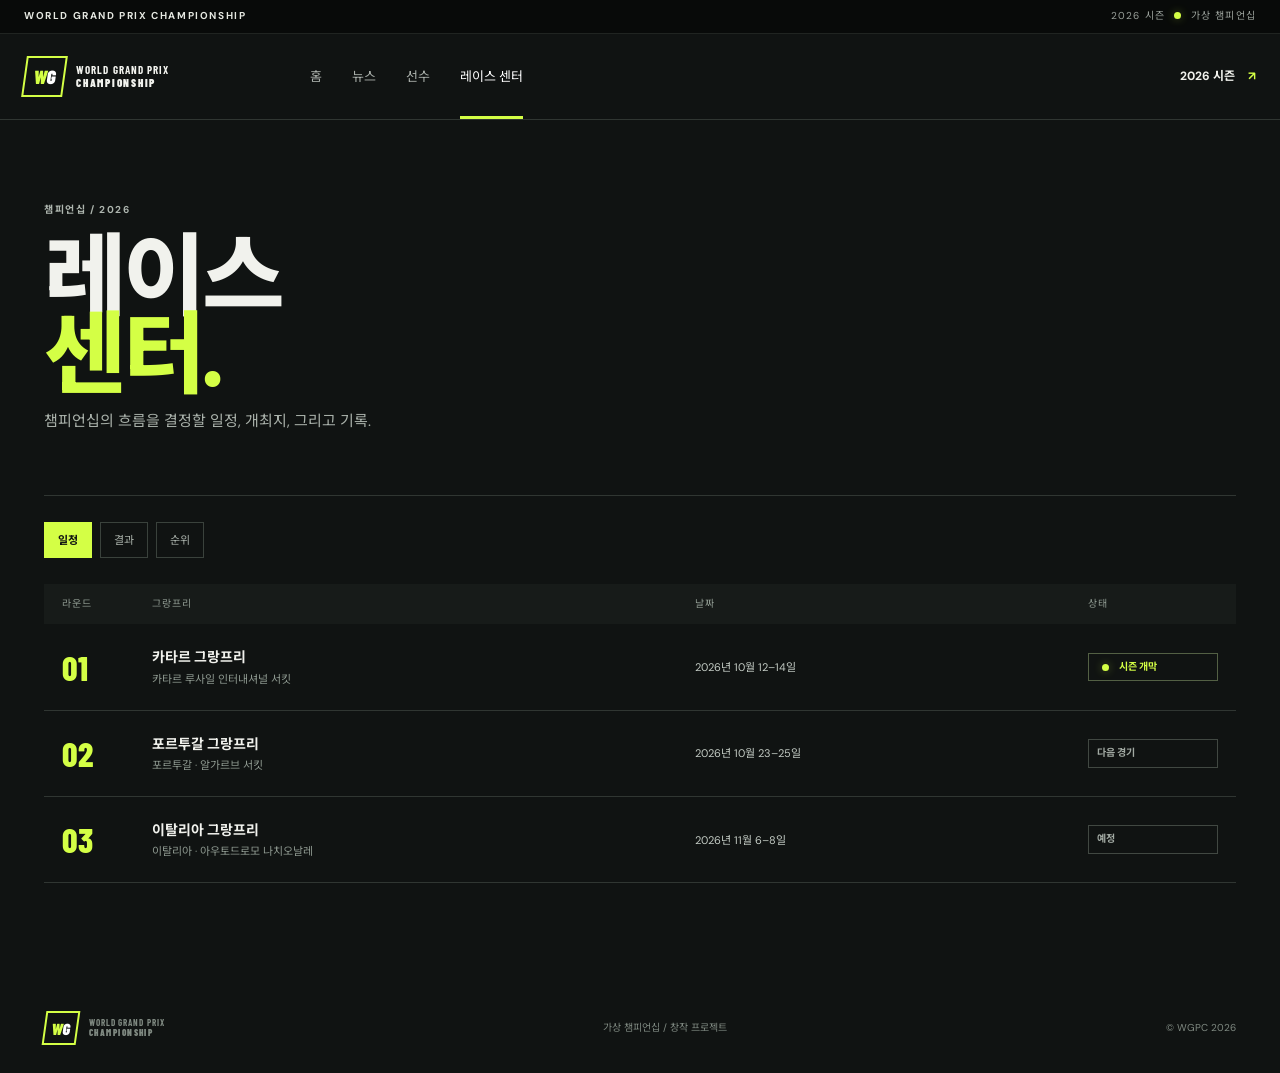
<file: calendar.html>
<!doctype html>
<html lang="ko">

<head>
    <meta charset="utf-8">
    <meta name="viewport" content="width=device-width, initial-scale=1">
    <meta name="theme-color" content="#101312">
    <meta name="description" content="World Grand Prix Championship — 2026 가상 모터스포츠 챔피언십">
    <title>레이스 센터 — WGPC</title>
    <link rel="stylesheet" href="assets/css/style.css">
    <script defer src="assets/js/app.js"></script>
</head>

<body>
    <div class="topline"><span>WORLD GRAND PRIX CHAMPIONSHIP</span><span>2026 시즌 <i class="live-dot"></i> 가상 챔피언십</span>
    </div>
    <header class="site-header"><a class="brand" href="index.html" aria-label="WGPC 홈"><span
                class="brand-mark">W<span>G</span></span><span class="brand-word">WORLD GRAND
                PRIX<br><b>CHAMPIONSHIP</b></span></a><button class="menu-toggle" aria-label="메뉴 열기"
            aria-expanded="false">☰</button>
        <nav class="main-nav"><a href="index.html">홈</a><a href="news.html">뉴스</a><a href="riders.html">선수</a><a
                href="calendar.html" class="active">레이스 센터</a></nav><a class="header-season" href="calendar.html">2026
            시즌 <span>↗</span></a>
    </header>
    <main class="page-main">
        <div class="page-intro">
            <p class="eyebrow">챔피언십 / 2026</p>
            <h1>레이스<br><em>센터.</em></h1>
            <p>챔피언십의 흐름을 결정할 일정, 개최지, 그리고 기록.</p>
        </div>
        <div class="race-tabs" role="group" aria-label="레이스 센터 메뉴"><button class="race-tab active"
                data-panel="schedule">일정</button><button class="race-tab" data-panel="results">결과</button><button
                class="race-tab" data-panel="standings">순위</button></div>
        <section class="race-panel active" id="panel-schedule">
            <div class="schedule-heading"><span>라운드</span><span>그랑프리</span><span>날짜</span><span>상태</span></div>
            <div class="schedule-row"><b class="round-no">01</b>
                <div><strong>카타르 그랑프리</strong><small>카타르 루사일 인터내셔널 서킷</small></div><span>2026년 10월 12–14일</span><span
                    class="status-pill"><i class="live-dot"></i> 시즌 개막</span>
            </div>
            <div class="schedule-row"><b class="round-no">02</b>
                <div><strong>포르투갈 그랑프리</strong><small>포르투갈 · 알가르브 서킷</small></div><span>2026년 10월 23–25일</span><span
                    class="status-pill status-pill--muted">다음 경기</span>
            </div>
            <div class="schedule-row"><b class="round-no">03</b>
                <div><strong>이탈리아 그랑프리</strong><small>이탈리아 · 아우토드로모 나치오날레</small></div><span>2026년 11월 6–8일</span><span
                    class="status-pill status-pill--muted">예정</span>
            </div>
        </section>
        <section class="race-panel" id="panel-results">
            <div class="empty-panel"><span>01 / 결과</span>
                <h2>첫 번째<br><em>체커기.</em></h2>
                <p>라운드가 종료되면 공식 경기 결과가 이곳에 표시됩니다.</p><span class="status-pill status-pill--muted">아직 확정된 결과 없음</span>
            </div>
        </section>
        <section class="race-panel" id="panel-standings">
            <div class="standings-table">
                <div class="table-head"><span>순위</span><span>선수</span><span>소속 팀</span><span>포인트</span></div>
                <div class="table-row"><b>—</b><strong>리카르도 콘티</strong><span>벨로체 모토</span><strong>—</strong></div>
                <div class="table-row"><b>—</b><strong>오스카 바이스</strong><span>아이젠 레이싱</span><strong>—</strong></div>
                <div class="table-row"><b>—</b><strong>가브리엘 보네</strong><span>아퀼라 레이싱</span><strong>—</strong></div>
            </div>
            <p class="prototype-note">시즌 개막 전 페이지 시안입니다. 실제 경기 결과와 순위는 라운드 진행에 따라 갱신됩니다.</p>
        </section>
    </main>
    <footer class="site-footer"><a class="brand brand--footer" href="index.html"><span
                class="brand-mark">W<span>G</span></span><span class="brand-word">WORLD GRAND
                PRIX<br><b>CHAMPIONSHIP</b></span></a><span>가상 챔피언십 / 창작 프로젝트</span><span>© WGPC 2026</span></footer>
</body>

</html>
</file>
<file: assets/css/style.css>
@import url('https://fonts.googleapis.com/css2?family=Barlow+Condensed:wght@400;500;600;700;800;900&family=DM+Sans:wght@400;500;600;700&family=Noto+Sans+KR:wght@400;500;600;700;800&display=swap');

:root {
    --bg: #101312;
    --panel: #171b19;
    --panel2: #1d2220;
    --text: #f1f2ed;
    --muted: #a2aaa3;
    --line: #303632;
    --lime: #d4ff45;
    --lime2: #b9e92d;
    --red: #ff654f;
    --max: 1240px;
    --font: 'DM Sans', 'Noto Sans KR', sans-serif;
    --display: 'Barlow Condensed', 'Noto Sans KR', sans-serif
}

* {
    box-sizing: border-box
}

html {
    scroll-behavior: smooth
}

body {
    margin: 0;
    background: var(--bg);
    color: var(--text);
    font-family: var(--font);
    font-size: 15px;
    line-height: 1.65
}

a {
    color: inherit;
    text-decoration: none
}

button,
input {
    font: inherit
}

button {
    cursor: pointer
}

.topline {
    height: 34px;
    background: #080a09;
    color: #9aa19b;
    display: flex;
    align-items: center;
    justify-content: space-between;
    padding: 0 max(24px, calc((100vw - var(--max))/2));
    font-size: 10px;
    letter-spacing: .12em;
    text-transform: uppercase;
    border-bottom: 1px solid #202421
}

.topline span:first-child {
    color: #e5e8e1;
    font-weight: 700;
    letter-spacing: .16em
}

.live-dot {
    display: inline-block;
    width: 7px;
    height: 7px;
    background: var(--lime);
    border-radius: 50%;
    margin: 0 5px;
    box-shadow: 0 0 10px #d4ff4555
}

.site-header {
    height: 86px;
    display: flex;
    align-items: center;
    gap: 46px;
    padding: 0 max(24px, calc((100vw - var(--max))/2));
    border-bottom: 1px solid var(--line);
    position: relative;
    z-index: 5;
    background: var(--bg)
}

.brand {
    display: flex;
    align-items: center;
    gap: 11px;
    min-width: 240px
}

.brand-mark {
    width: 41px;
    height: 41px;
    border: 2px solid var(--lime);
    display: flex;
    align-items: center;
    justify-content: center;
    font: 900 19px var(--display);
    letter-spacing: -.08em;
    color: var(--lime);
    transform: skew(-8deg)
}

.brand-mark span {
    color: white
}

.brand-word {
    font: 700 11px/1.1 var(--display);
    letter-spacing: .1em
}

.brand-word b {
    font-weight: 900;
    letter-spacing: .16em
}

.main-nav {
    display: flex;
    align-items: center;
    gap: 30px;
    height: 100%;
    flex: 1
}

.main-nav a {
    font-size: 13px;
    color: #aab0ab;
    height: 100%;
    display: flex;
    align-items: center;
    position: relative;
    transition: .2s
}

.main-nav a:hover,
.main-nav a.active {
    color: #fff
}

.main-nav a.active:after {
    content: '';
    height: 3px;
    position: absolute;
    bottom: 0;
    left: 0;
    right: 0;
    background: var(--lime)
}

.header-season {
    font-size: 12px;
    font-weight: 700;
    white-space: nowrap
}

.header-season span {
    color: var(--lime);
    margin-left: 10px
}

.menu-toggle {
    display: none;
    background: none;
    color: white;
    border: 1px solid var(--line);
    padding: 6px 10px
}

.hero {
    max-width: var(--max);
    margin: auto;
    min-height: 620px;
    display: grid;
    grid-template-columns: 1.05fr .95fr;
    position: relative;
    padding: 44px 24px 54px;
    align-items: center
}

.hero-art {
    height: 520px;
    position: relative;
    overflow: hidden;
    background: linear-gradient(145deg, #313a35, #141816 65%);
    border: 1px solid #353e38
}

.art-grid {
    position: absolute;
    inset: 0;
    background-image: linear-gradient(#ffffff0a 1px, transparent 1px), linear-gradient(90deg, #ffffff0a 1px, transparent 1px);
    background-size: 48px 48px;
    mask-image: linear-gradient(to bottom, black, transparent)
}

.art-number {
    position: absolute;
    top: 4%;
    left: 6%;
    font: 900 clamp(150px, 22vw, 300px)/.8 var(--display);
    letter-spacing: -.07em;
    color: #ffffff0c;
    z-index: 2
}

.rider-photo {
    position: absolute;
    inset: 0;
    width: 100%;
    height: 100%;
    object-fit: cover;
    object-position: center 20%;
    display: block
}

.rider-photo--hero {
    object-position: center 15%
}

.art-label {
    position: absolute;
    bottom: 24px;
    left: 24px;
    background: var(--lime);
    color: #111;
    padding: 7px 11px;
    font: 800 11px var(--display);
    letter-spacing: .09em;
    text-transform: uppercase
}

.art-caption {
    position: absolute;
    bottom: 23px;
    right: 22px;
    text-align: right;
    color: #fff9;
    font-size: 10px;
    line-height: 1.35;
    text-transform: uppercase;
    letter-spacing: .12em
}

.hero-copy {
    padding: 24px 0 24px 9%;
    position: relative;
    z-index: 1
}

.eyebrow {
    font-size: 10px;
    text-transform: uppercase;
    letter-spacing: .16em;
    font-weight: 700;
    color: #aeb6af;
    margin: 0 0 14px
}

.eyebrow-line {
    display: inline-block;
    width: 22px;
    height: 2px;
    background: var(--lime);
    vertical-align: middle;
    margin-right: 8px
}

.hero-kicker {
    font: 700 12px var(--display);
    letter-spacing: .13em;
    color: var(--lime);
    margin: 28px 0 14px
}

.hero h1,
.page-intro h1 {
    font: 800 clamp(58px, 7vw, 94px)/.87 var(--display);
    letter-spacing: -.045em;
    margin: 0 0 26px;
    text-transform: uppercase
}

.hero h1 em,
.page-intro h1 em,
.profile-copy h1 em,
.article-head h1 em,
.feature-band h2 em,
.newsletter h2 em,
.empty-panel h2 em {
    font-style: normal;
    color: var(--lime)
}

.hero-summary {
    color: #b9c0ba;
    max-width: 350px;
    font-size: 14px;
    margin-bottom: 26px
}

.button {
    display: inline-flex;
    align-items: center;
    justify-content: space-between;
    gap: 24px;
    padding: 13px 17px;
    font-weight: 700;
    font-size: 12px;
    letter-spacing: .02em;
    transition: .2s;
    border: 1px solid transparent
}

.button span {
    font-size: 17px;
    line-height: 1
}

.button--lime {
    background: var(--lime);
    color: #101312
}

.button--lime:hover {
    background: #e3ff82;
    transform: translateY(-2px)
}

.button--dark {
    background: #101312;
    color: white;
    border-color: #101312
}

.button--dark:hover {
    background: #303732
}

.button--outline {
    background: transparent;
    color: white;
    border-color: #535c55
}

.button--outline:hover {
    border-color: var(--lime);
    color: var(--lime)
}

.hero-index {
    display: flex;
    align-items: center;
    gap: 13px;
    margin-top: 52px;
    color: #a1aaa2;
    font: 700 10px var(--display);
    letter-spacing: .12em
}

.index-rule {
    height: 1px;
    width: 75px;
    background: #59615b
}

.hero-side-note {
    position: absolute;
    right: 0;
    bottom: 110px;
    writing-mode: vertical-rl;
    color: #727b74;
    font-size: 9px;
    letter-spacing: .18em;
    text-transform: uppercase
}

.ticker {
    border-block: 1px solid var(--line);
    display: flex;
    align-items: center;
    gap: 24px;
    padding: 17px max(24px, calc((100vw - var(--max))/2));
    font-size: 11px;
    color: #b3bbb4
}

.ticker-tag {
    color: var(--lime);
    font: 700 11px var(--display);
    letter-spacing: .1em
}

.ticker-arrow {
    margin-left: auto;
    color: var(--lime);
    font-size: 18px
}

.ticker-divider {
    height: 20px;
    width: 1px;
    background: var(--line)
}

.section {
    max-width: var(--max);
    margin: 0 auto;
    padding: 88px 24px
}

.section-head {
    display: flex;
    justify-content: space-between;
    align-items: end;
    margin-bottom: 28px
}

.section-head h2,
.race-section h2,
.profile-lower h2 {
    font: 800 42px/.95 var(--display);
    margin: 0;
    letter-spacing: -.02em
}

.lime-dot {
    color: var(--lime)
}

.text-link {
    font-size: 12px;
    font-weight: 700;
    color: #c7cec8
}

.text-link span {
    color: var(--lime);
    margin-left: 10px
}

.news-grid {
    display: grid;
    grid-template-columns: 1.22fr 1fr 1fr;
    gap: 18px
}

.story {
    min-width: 0;
    display: flex;
    flex-direction: column
}

.story-image {
    height: 230px;
    position: relative;
    overflow: hidden;
    background: linear-gradient(135deg, #39453c, #171b19);
    border: 1px solid #343c36
}

.story--feature .story-image {
    height: 290px
}

.image-index,
.image-stamp {
    position: absolute;
    background: var(--lime);
    color: #101312;
    padding: 7px 9px;
    font: 800 10px/1.15 var(--display);
    letter-spacing: .08em
}

.image-index {
    left: 12px;
    top: 12px
}

.image-stamp {
    right: 12px;
    bottom: 12px;
    text-align: right
}

.story-meta {
    display: flex;
    justify-content: space-between;
    gap: 10px;
    margin: 17px 0 9px;
    font-size: 10px;
    color: #a2aaa3
}

.story-meta span {
    color: var(--lime);
    font-weight: 700;
    text-transform: uppercase;
    letter-spacing: .08em
}

.story-meta time {
    white-space: nowrap
}

.story h3 {
    font-size: 19px;
    line-height: 1.35;
    margin: 0 0 8px;
    font-weight: 700
}

.story p,
.list-copy p {
    color: #aab2ab;
    font-size: 12px;
    margin: 0 0 12px
}

.story-read {
    margin-top: auto;
    padding-top: 10px;
    color: #d7ded7;
    font-size: 11px;
    font-weight: 700
}

.story:hover h3,
.list-story:hover h2 {
    color: var(--lime)
}

.feature-band {
    background: var(--lime);
    color: #101312;
    display: grid;
    grid-template-columns: .7fr 1.3fr;
    padding: 60px max(24px, calc((100vw - var(--max))/2));
    gap: 30px;
    align-items: center
}

.feature-band .eyebrow {
    color: #3f4a2c
}

.feature-band h2 {
    font: 800 clamp(46px, 5vw, 68px)/.9 var(--display);
    margin: 0 0 20px;
    letter-spacing: -.04em
}

.feature-band h2 em {
    color: #697e2b
}

.feature-band-copy>p:not(.eyebrow) {
    max-width: 260px;
    font-size: 13px;
    color: #343c2b;
    margin-bottom: 22px
}

.grid-portraits {
    display: grid;
    grid-template-columns: repeat(3, 1fr);
    gap: 12px
}

.portrait {
    height: 270px;
    position: relative;
    overflow: hidden;
    background: #b4d83a;
    border: 1px solid #8ca92d;
    display: block
}

.portrait--two {
    background: #b6c0bb
}

.portrait--three {
    background: #e6e3d6
}

.portrait .rider-photo {
    z-index: 1;
    transition: transform .25s
}

.portrait-num {
    position: absolute;
    top: 5px;
    left: 10px;
    font: 900 76px/.9 var(--display);
    color: #fff;
    z-index: 2
}

.portrait-name {
    position: absolute;
    bottom: 13px;
    left: 13px;
    z-index: 2;
    font: 700 17px/1.05 var(--display);
    text-transform: uppercase;
    color: #fff;
    text-shadow: 0 2px 8px #000b
}

.portrait-name b {
    font-weight: 900
}

.portrait:hover .rider-photo {
    transform: scale(1.04)
}

.race-section {
    padding-top: 72px
}

.race-card {
    display: grid;
    grid-template-columns: 110px 1fr auto 48px;
    align-items: center;
    border: 1px solid var(--line);
    background: var(--panel);
    padding: 22px;
    gap: 22px
}

.race-round {
    border-right: 1px solid var(--line);
    display: flex;
    flex-direction: column;
    line-height: 1
}

.race-round span {
    font-size: 10px;
    color: #a8b0a9;
    margin-bottom: 6px
}

.race-round b {
    font: 800 48px var(--display);
    color: var(--lime)
}

.race-info h3 {
    font: 700 27px var(--display);
    margin: 3px 0
}

.race-info p {
    font-size: 12px;
    color: #aab2ab;
    margin: 0
}

.race-status {
    display: flex;
    flex-direction: column;
    gap: 8px;
    align-items: flex-start
}

.status-pill {
    display: inline-flex;
    align-items: center;
    gap: 5px;
    border: 1px solid #536044;
    padding: 5px 8px;
    color: var(--lime);
    font-size: 10px;
    font-weight: 700;
    white-space: nowrap
}

.status-pill--muted {
    color: #a2aaa3;
    border-color: #414842
}

.race-countdown {
    font-size: 11px;
    color: #9da69e
}

.race-link {
    font-size: 25px;
    color: var(--lime);
    text-align: center
}

.standings-preview {
    display: grid;
    grid-template-columns: 1fr 1fr;
    gap: 0 34px;
    padding-top: 30px
}

.standings-preview>div:first-child {
    grid-row: span 3;
    align-self: start
}

.standings-preview h3 {
    font: 800 28px var(--display);
    margin: 0
}

.standing-row {
    display: grid;
    grid-template-columns: 34px 1fr 1fr auto;
    gap: 10px;
    padding: 12px 0;
    border-bottom: 1px solid var(--line);
    align-items: center;
    font-size: 11px
}

.standing-row>span:first-child {
    color: var(--lime);
    font: 700 16px var(--display)
}

.standing-row>span:nth-child(3) {
    color: #9da69e
}

.standing-row strong {
    white-space: nowrap
}

.newsletter {
    background: #1b211e;
    border-block: 1px solid #2e3730;
    padding: 46px max(24px, calc((100vw - var(--max))/2));
    display: grid;
    grid-template-columns: 1fr 1fr auto;
    gap: 28px;
    align-items: center
}

.newsletter h2 {
    font: 800 40px/.95 var(--display);
    margin: 0
}

.newsletter>p {
    font-size: 12px;
    color: #aab2ab;
    max-width: 310px
}

.site-footer {
    max-width: var(--max);
    margin: auto;
    padding: 28px 24px;
    display: flex;
    align-items: center;
    justify-content: space-between;
    gap: 20px;
    color: #7f8981;
    font-size: 10px
}

.brand--footer {
    min-width: 0
}

.brand--footer .brand-mark {
    width: 34px;
    height: 34px;
    font-size: 16px
}

.brand--footer .brand-word {
    font-size: 9px
}

.page-main {
    max-width: var(--max);
    margin: auto;
    padding: 70px 24px 100px
}

.page-intro {
    padding: 12px 0 46px;
    border-bottom: 1px solid var(--line)
}

.page-intro h1 {
    font-size: clamp(58px, 8vw, 90px);
    margin-bottom: 20px
}

.page-intro>p:last-child {
    color: #aab2ab;
    max-width: 500px
}

.filter-bar,
.rider-toolbar {
    display: flex;
    align-items: center;
    justify-content: space-between;
    gap: 20px;
    padding: 24px 0;
    border-bottom: 1px solid var(--line)
}

.filter-tabs {
    display: flex;
    gap: 8px;
    flex-wrap: wrap
}

.filter-btn,
.race-tab {
    background: transparent;
    border: 1px solid #3a423c;
    color: #aab2ab;
    padding: 8px 13px;
    font-size: 11px
}

.filter-btn.active,
.filter-btn:hover,
.race-tab.active,
.race-tab:hover {
    background: var(--lime);
    border-color: var(--lime);
    color: #101312;
    font-weight: 700
}

.results-count {
    font-size: 11px;
    color: #9fa8a0;
    white-space: nowrap
}

.news-list {
    display: flex;
    flex-direction: column
}

.list-story {
    display: grid;
    grid-template-columns: 220px 1fr 28px;
    gap: 25px;
    align-items: center;
    padding: 26px 0;
    border-bottom: 1px solid var(--line)
}

.list-art {
    height: 150px;
    position: relative;
    overflow: hidden;
    background: linear-gradient(135deg, #38433a, #171b19)
}

.art-corner {
    position: absolute;
    top: 10px;
    left: 10px;
    background: var(--lime);
    color: #101312;
    padding: 3px 7px;
    font: 800 14px var(--display)
}

.list-copy h2 {
    font-size: 25px;
    line-height: 1.2;
    margin: 0 0 10px
}

.list-copy .story-meta {
    margin: 0 0 8px
}

.list-copy p {
    max-width: 640px
}

.list-arrow {
    font-size: 24px;
    color: var(--lime)
}

.load-row {
    text-align: center;
    padding: 35px 0
}

.load-row p {
    font-size: 11px;
    color: #7f8981
}

.rider-toolbar label {
    font-size: 12px;
    font-weight: 700
}

.rider-toolbar input {
    margin-left: auto;
    max-width: 330px;
    width: 100%;
    background: #171b19;
    border: 1px solid #3a423c;
    padding: 12px 14px;
    color: white;
    outline: none
}

.rider-toolbar input:focus {
    border-color: var(--lime)
}

.rider-grid {
    display: grid;
    grid-template-columns: repeat(3, 1fr);
    gap: 18px;
    padding-top: 28px
}

.rider-card {
    border: 1px solid var(--line);
    background: var(--panel);
    min-width: 0
}

.rider-card-art {
    height: 330px;
    position: relative;
    overflow: hidden
}

.art--conti {
    background: linear-gradient(145deg, #455345, #1a201b)
}

.art--weiss {
    background: linear-gradient(145deg, #39474b, #181d1e)
}

.art--bonnet {
    background: linear-gradient(145deg, #8a8e83, #292e29)
}

.rider-number {
    position: absolute;
    top: 8px;
    left: 16px;
    font: 900 100px/.9 var(--display);
    letter-spacing: -.06em;
    color: #ffffff1b;
    z-index: 2
}

.rider-card-team {
    position: absolute;
    bottom: 12px;
    left: 12px;
    background: var(--lime);
    color: #101312;
    padding: 6px 9px;
    font-size: 10px;
    font-weight: 800
}

.rider-card-info {
    padding: 18px;
    display: flex;
    justify-content: space-between;
    align-items: end
}

.rider-card-info .eyebrow {
    margin-bottom: 6px;
    font-size: 9px
}

.rider-card-info h2 {
    font: 800 34px/.9 var(--display);
    margin: 0;
    text-transform: uppercase
}

.card-arrow {
    color: var(--lime);
    font-size: 23px
}

.rider-card:hover {
    border-color: var(--lime);
    transform: translateY(-3px);
    transition: .2s
}

.empty-state {
    padding: 35px;
    text-align: center;
    color: #9da69e
}

.prototype-note {
    font-size: 11px;
    color: #6f7971;
    margin-top: 26px
}

.rider-profile {
    max-width: var(--max);
    margin: auto;
    padding: 35px 24px 90px
}

.back-link {
    display: inline-block;
    color: #aab2ab;
    font-size: 11px;
    margin: 0 0 22px
}

.back-link:hover {
    color: var(--lime)
}

.profile-hero {
    display: grid;
    grid-template-columns: 1fr 1fr;
    gap: 54px;
    align-items: stretch
}

.profile-art {
    height: 560px;
    position: relative;
    overflow: hidden
}

.profile-number {
    position: absolute;
    top: 15px;
    left: 20px;
    font: 900 170px/.9 var(--display);
    color: #ffffff18;
    z-index: 2
}

.profile-art-label {
    position: absolute;
    bottom: 20px;
    left: 20px;
    background: var(--lime);
    color: #101312;
    padding: 8px 11px;
    font-size: 11px;
    font-weight: 800
}

.profile-copy {
    padding: 32px 0;
    align-self: center
}

.profile-copy h1 {
    font: 800 clamp(60px, 7vw, 88px)/.85 var(--display);
    letter-spacing: -.04em;
    margin: 0 0 20px
}

.profile-team {
    color: var(--lime);
    font-size: 12px;
    font-weight: 700
}

.profile-bio {
    color: #b5bdb6;
    max-width: 470px;
    margin: 22px 0
}

.profile-stats {
    display: grid;
    grid-template-columns: 1fr 1fr;
    border-top: 1px solid var(--line);
    margin: 26px 0
}

.profile-stats div {
    padding: 13px 0;
    border-bottom: 1px solid var(--line);
    display: flex;
    flex-direction: column;
    gap: 3px
}

.profile-stats span {
    font-size: 10px;
    color: #8d988f
}

.profile-stats b {
    font-size: 13px
}

.profile-lower {
    display: grid;
    grid-template-columns: 1fr 1fr;
    gap: 55px;
    border-top: 1px solid var(--line);
    padding-top: 42px;
    margin-top: 60px
}

.profile-lower h2 {
    margin-bottom: 20px
}

.profile-story {
    display: grid;
    grid-template-columns: 72px 1fr 18px;
    gap: 14px;
    align-items: center;
    padding: 12px 0;
    border-top: 1px solid var(--line)
}

.mini-art {
    height: 70px;
    position: relative;
    background: #333;
    display: block
}

.profile-story small {
    display: block;
    color: #9da69e;
    font-size: 9px;
    margin-bottom: 4px
}

.profile-story b {
    font-size: 12px
}

.profile-quote {
    background: var(--panel);
    padding: 28px;
    border: 1px solid var(--line);
    align-self: start
}

.quote-mark {
    font: 900 70px/.6 var(--display);
    color: var(--lime)
}

.profile-quote blockquote {
    font: 600 25px/1.25 var(--display);
    margin: 20px 0
}

.profile-quote>span:last-child {
    font-size: 10px;
    color: #9da69e
}

.article-main {
    max-width: 1050px;
    margin: auto;
    padding: 35px 24px 90px
}

.article-head {
    max-width: 850px;
    margin: 15px auto 35px
}

.article-head .story-meta {
    justify-content: flex-start;
    gap: 20px
}

.article-head h1 {
    font: 800 clamp(45px, 7vw, 78px)/.95 var(--display);
    letter-spacing: -.035em;
    margin: 15px 0 22px
}

.article-deck {
    font-size: 17px;
    line-height: 1.6;
    color: #b9c1ba;
    max-width: 750px
}

.article-byline {
    display: flex;
    align-items: center;
    gap: 12px;
    color: #a5aea6;
    font-size: 10px;
    margin-top: 24px
}

.byline-avatar {
    display: grid;
    place-items: center;
    background: var(--lime);
    color: #101312;
    width: 32px;
    height: 32px;
    font: 900 13px var(--display)
}

.article-hero {
    height: 390px;
    max-width: 850px;
    margin: 0 auto 45px;
    position: relative;
    overflow: hidden
}

.article-image-note {
    position: absolute;
    left: 15px;
    bottom: 15px;
    font-size: 10px;
    color: #fff;
    background: #101312c9;
    padding: 6px 9px
}

.article-body {
    max-width: 700px;
    margin: 0 auto;
    font-size: 16px;
    line-height: 1.95;
    color: #d4d9d3
}

.article-body p {
    margin: 0 0 23px
}

.article-body .article-lead {
    font-size: 21px;
    line-height: 1.7;
    color: white;
    font-weight: 600
}

.article-body h2 {
    font: 800 34px/1.1 var(--display);
    margin: 50px 0 20px;
    color: white
}

.article-body blockquote {
    margin: 36px 0;
    padding: 20px 25px;
    border-left: 3px solid var(--lime);
    background: var(--panel);
    font: 600 24px/1.4 var(--display);
    color: white
}

.article-body cite {
    display: block;
    margin-top: 14px;
    font: 500 11px var(--font);
    color: #9da69e
}

.article-tags {
    border-top: 1px solid var(--line);
    margin-top: 42px;
    padding-top: 20px;
    display: flex;
    align-items: center;
    gap: 9px;
    flex-wrap: wrap
}

.article-tags span {
    font-size: 10px;
    color: #8d988f;
    margin-right: 5px
}

.article-tags a {
    border: 1px solid #3a423c;
    padding: 6px 9px;
    font-size: 10px
}

.article-tags a:hover {
    border-color: var(--lime);
    color: var(--lime)
}

.related-stories {
    max-width: 850px;
    margin: 60px auto 0;
    border-top: 1px solid var(--line);
    padding-top: 28px
}

.related-stories .section-head h2 {
    font: 800 32px var(--display)
}

.related-row {
    display: grid;
    grid-template-columns: 1fr 1fr;
    gap: 16px
}

.related-row>a {
    display: grid;
    grid-template-columns: 30px 1fr 18px;
    gap: 10px;
    padding: 16px;
    border: 1px solid var(--line);
    align-items: center
}

.related-no {
    font: 800 22px var(--display);
    color: var(--lime)
}

.related-row small {
    display: block;
    color: #9da69e;
    font-size: 9px
}

.related-row b {
    font-size: 12px
}

.race-tabs {
    display: flex;
    gap: 8px;
    padding: 26px 0
}

.race-panel {
    display: none
}

.race-panel.active {
    display: block
}

.schedule-heading,
.schedule-row {
    display: grid;
    grid-template-columns: 70px 1.4fr 1fr 130px;
    gap: 20px;
    align-items: center
}

.schedule-heading {
    font-size: 10px;
    color: #8d988f;
    text-transform: uppercase;
    letter-spacing: .1em;
    padding: 12px 18px;
    background: #171b19
}

.schedule-row {
    padding: 22px 18px;
    border-bottom: 1px solid var(--line)
}

.round-no {
    font: 800 34px var(--display);
    color: var(--lime)
}

.schedule-row strong {
    display: block;
    font-size: 14px
}

.schedule-row small {
    display: block;
    font-size: 11px;
    color: #8d988f
}

.schedule-row>span:nth-child(3) {
    font-size: 11px;
    color: #c3cbc4
}

.empty-panel {
    min-height: 330px;
    background: var(--panel);
    border: 1px solid var(--line);
    padding: 45px;
    display: flex;
    flex-direction: column;
    align-items: flex-start;
    justify-content: center
}

.empty-panel>span:first-child {
    font: 700 11px var(--display);
    color: var(--lime);
    letter-spacing: .12em
}

.empty-panel h2 {
    font: 800 54px/.9 var(--display);
    margin: 20px 0
}

.empty-panel p {
    color: #aab2ab;
    max-width: 400px
}

.standings-table {
    border-top: 1px solid var(--line)
}

.table-head,
.table-row {
    display: grid;
    grid-template-columns: 100px 1fr 1fr 100px;
    gap: 20px;
    padding: 15px 18px;
    align-items: center;
    border-bottom: 1px solid var(--line)
}

.table-head {
    background: var(--panel);
    font-size: 10px;
    color: #9da69e
}

.table-row b {
    font: 800 23px var(--display);
    color: var(--lime)
}

.table-row strong {
    font-size: 13px
}

.table-row span {
    font-size: 12px;
    color: #aab2ab
}

.story[hidden],
.list-story[hidden],
.rider-card[hidden] {
    display: none !important
}

@media(max-width:900px) {
    .site-header {
        gap: 20px
    }

    .brand {
        min-width: 200px
    }

    .main-nav {
        gap: 17px
    }

    .hero {
        min-height: 540px
    }

    .hero-art {
        height: 450px
    }

    .hero-copy {
        padding-left: 7%
    }

    .news-grid {
        grid-template-columns: 1fr 1fr
    }

    .story--feature {
        grid-column: span 2
    }

    .story--feature .story-image {
        height: 300px
    }

    .feature-band {
        grid-template-columns: 1fr;
        padding-top: 48px;
        padding-bottom: 48px
    }

    .feature-band-copy {
        display: grid;
        grid-template-columns: 1fr 1fr;
        align-items: end;
        gap: 12px
    }

    .feature-band-copy .eyebrow,
    .feature-band-copy h2 {
        grid-column: 1
    }

    .feature-band-copy>p:not(.eyebrow),
    .feature-band-copy .button {
        grid-column: 2
    }

    .feature-band-copy>p:not(.eyebrow) {
        grid-row: 1
    }

    .feature-band-copy .button {
        grid-row: 2;
        justify-self: start
    }

    .profile-hero {
        gap: 30px
    }

    .profile-art {
        height: 490px
    }

    .rider-card-art {
        height: 280px
    }

    .rider-card-info h2 {
        font-size: 29px
    }

    .newsletter {
        grid-template-columns: 1fr 1fr
    }

    .newsletter .button {
        grid-column: 2;
        justify-self: start
    }

    .race-card {
        grid-template-columns: 80px 1fr auto 30px
    }

    .race-status {
        display: none
    }
}

@media(max-width:650px) {
    .topline {
        padding: 0 16px;
        font-size: 8px
    }

    .topline span:first-child {
        font-size: 8px
    }

    .site-header {
        height: 70px;
        padding: 0 16px;
        gap: 12px;
        justify-content: space-between
    }

    .brand {
        min-width: 0;
        gap: 8px
    }

    .brand-mark {
        width: 34px;
        height: 34px;
        font-size: 16px
    }

    .brand-word {
        font-size: 9px
    }

    .menu-toggle {
        display: block;
        margin-left: auto
    }

    .main-nav {
        display: none;
        position: absolute;
        top: 69px;
        left: 0;
        right: 0;
        height: auto;
        background: #151a17;
        border-bottom: 1px solid var(--line);
        padding: 10px 16px 16px;
        flex-direction: column;
        align-items: stretch;
        gap: 0
    }

    .main-nav.open {
        display: flex
    }

    .main-nav a {
        height: auto;
        padding: 13px 5px;
        border-bottom: 1px solid #29302b
    }

    .main-nav a.active:after {
        left: auto;
        width: 3px;
        height: 18px;
        top: 12px;
        bottom: auto
    }

    .header-season {
        display: none
    }

    .hero {
        padding: 20px 16px 34px;
        grid-template-columns: 1fr;
        gap: 0
    }

    .hero-art {
        height: 360px;
        grid-row: 2
    }

    .hero-copy {
        padding: 30px 0 24px
    }

    .hero h1 {
        font-size: 65px
    }

    .hero-index {
        margin-top: 25px
    }

    .hero-side-note {
        display: none
    }

    .art-number {
        font-size: 190px
    }

    .ticker {
        padding: 13px 16px;
        gap: 12px;
        font-size: 9px;
        flex-wrap: wrap
    }

    .ticker-divider {
        display: none
    }

    .section {
        padding: 56px 16px
    }

    .section-head h2,
    .race-section h2 {
        font-size: 36px
    }

    .section-head {
        align-items: end
    }

    .news-grid {
        grid-template-columns: 1fr;
        gap: 28px
    }

    .story--feature {
        grid-column: auto
    }

    .story-image,
    .story--feature .story-image {
        height: 260px
    }

    .feature-band {
        padding: 40px 16px;
        gap: 25px
    }

    .feature-band-copy {
        display: block
    }

    .feature-band-copy h2 {
        font-size: 54px
    }

    .feature-band-copy>p:not(.eyebrow) {
        margin-bottom: 18px
    }

    .grid-portraits {
        grid-template-columns: repeat(3, minmax(0, 1fr));
        gap: 7px
    }

    .portrait {
        height: 190px
    }

    .portrait-num {
        font-size: 50px;
        left: 5px
    }

    .portrait-name {
        font-size: 12px;
        left: 7px;
        bottom: 8px
    }

    .race-section {
        padding-top: 50px
    }

    .race-card {
        grid-template-columns: 60px 1fr 25px;
        padding: 15px;
        gap: 13px
    }

    .race-round b {
        font-size: 38px
    }

    .race-info h3 {
        font-size: 23px
    }

    .race-info p {
        font-size: 10px
    }

    .race-info .eyebrow {
        font-size: 8px
    }

    .race-link {
        grid-column: 3;
        grid-row: 1
    }

    .standings-preview {
        grid-template-columns: 1fr;
        gap: 0
    }

    .standings-preview>div:first-child {
        grid-row: auto;
        padding-bottom: 10px
    }

    .standing-row {
        grid-template-columns: 28px 1fr auto;
        gap: 8px
    }

    .standing-row>span:nth-child(3) {
        display: none
    }

    .newsletter {
        padding: 35px 16px;
        grid-template-columns: 1fr;
        gap: 10px
    }

    .newsletter h2 {
        font-size: 37px
    }

    .newsletter .button {
        grid-column: auto
    }

    .site-footer {
        padding: 22px 16px;
        flex-wrap: wrap;
        justify-content: flex-start
    }

    .site-footer>span:nth-of-type(1) {
        margin-left: auto
    }

    .page-main {
        padding: 42px 16px 65px
    }

    .page-intro h1 {
        font-size: 62px
    }

    .filter-bar {
        align-items: flex-start;
        flex-direction: column
    }

    .filter-tabs {
        gap: 6px
    }

    .filter-btn {
        padding: 7px 9px
    }

    .list-story {
        grid-template-columns: 100px 1fr 18px;
        gap: 13px;
        padding: 18px 0
    }

    .list-art {
        height: 118px
    }

    .list-copy h2 {
        font-size: 18px
    }

    .list-copy p {
        font-size: 11px;
        display: none
    }

    .list-copy .story-meta {
        flex-direction: column;
        gap: 2px;
        font-size: 9px
    }

    .list-copy .story-meta time {
        white-space: normal
    }

    .list-arrow {
        font-size: 18px
    }

    .rider-toolbar {
        flex-wrap: wrap;
        gap: 10px
    }

    .rider-toolbar input {
        order: 3;
        max-width: none;
        width: 100%
    }

    .rider-grid {
        grid-template-columns: 1fr 1fr;
        gap: 10px;
        padding-top: 18px
    }

    .rider-card-art {
        height: 240px
    }

    .rider-number {
        font-size: 68px;
        left: 8px
    }

    .rider-card-team {
        font-size: 8px;
        left: 7px;
        bottom: 7px;
        padding: 5px
    }

    .rider-card-info {
        padding: 12px
    }

    .rider-card-info h2 {
        font-size: 25px
    }

    .rider-card-info .eyebrow {
        font-size: 8px
    }

    .rider-profile {
        padding: 20px 16px 60px
    }

    .profile-hero {
        grid-template-columns: 1fr;
        gap: 0
    }

    .profile-art {
        height: 400px
    }

    .profile-number {
        font-size: 120px
    }

    .profile-copy {
        padding: 30px 0
    }

    .profile-copy h1 {
        font-size: 66px
    }

    .profile-lower {
        grid-template-columns: 1fr;
        gap: 30px;
        margin-top: 35px;
        padding-top: 30px
    }

    .article-main {
        padding: 22px 16px 60px
    }

    .article-head {
        margin-top: 8px
    }

    .article-head h1 {
        font-size: 48px
    }

    .article-deck {
        font-size: 14px
    }

    .article-hero {
        height: 270px;
        margin-bottom: 30px
    }

    .article-body {
        font-size: 14px;
        line-height: 1.9
    }

    .article-body .article-lead {
        font-size: 18px
    }

    .article-body h2 {
        font-size: 29px;
        margin-top: 38px
    }

    .article-body blockquote {
        font-size: 21px;
        padding: 16px 18px
    }

    .related-row {
        grid-template-columns: 1fr
    }

    .related-stories .section-head h2 {
        font-size: 27px
    }

    .schedule-heading {
        display: none
    }

    .schedule-row {
        grid-template-columns: 45px 1fr;
        gap: 6px 14px;
        padding: 17px 5px
    }

    .round-no {
        grid-row: span 2;
        font-size: 29px
    }

    .schedule-row>span:nth-child(3) {
        grid-column: 2;
        font-size: 10px
    }

    .schedule-row>span:nth-child(4) {
        grid-column: 2;
        justify-self: start
    }

    .table-head,
    .table-row {
        grid-template-columns: 44px 1fr 70px;
        gap: 8px;
        padding: 13px 8px
    }

    .table-head span:nth-child(3),
    .table-row span:nth-child(3) {
        display: none
    }

    .table-row strong {
        font-size: 11px
    }

    .table-row b {
        font-size: 20px
    }

    .empty-panel {
        padding: 28px;
        min-height: 280px
    }

    .empty-panel h2 {
        font-size: 46px
    }
}
img[src$="gab.png"] { object-position: center 40%; }              
.rider-photo--article[src$="gab.png"] { object-position: center 65%; }
</file>
